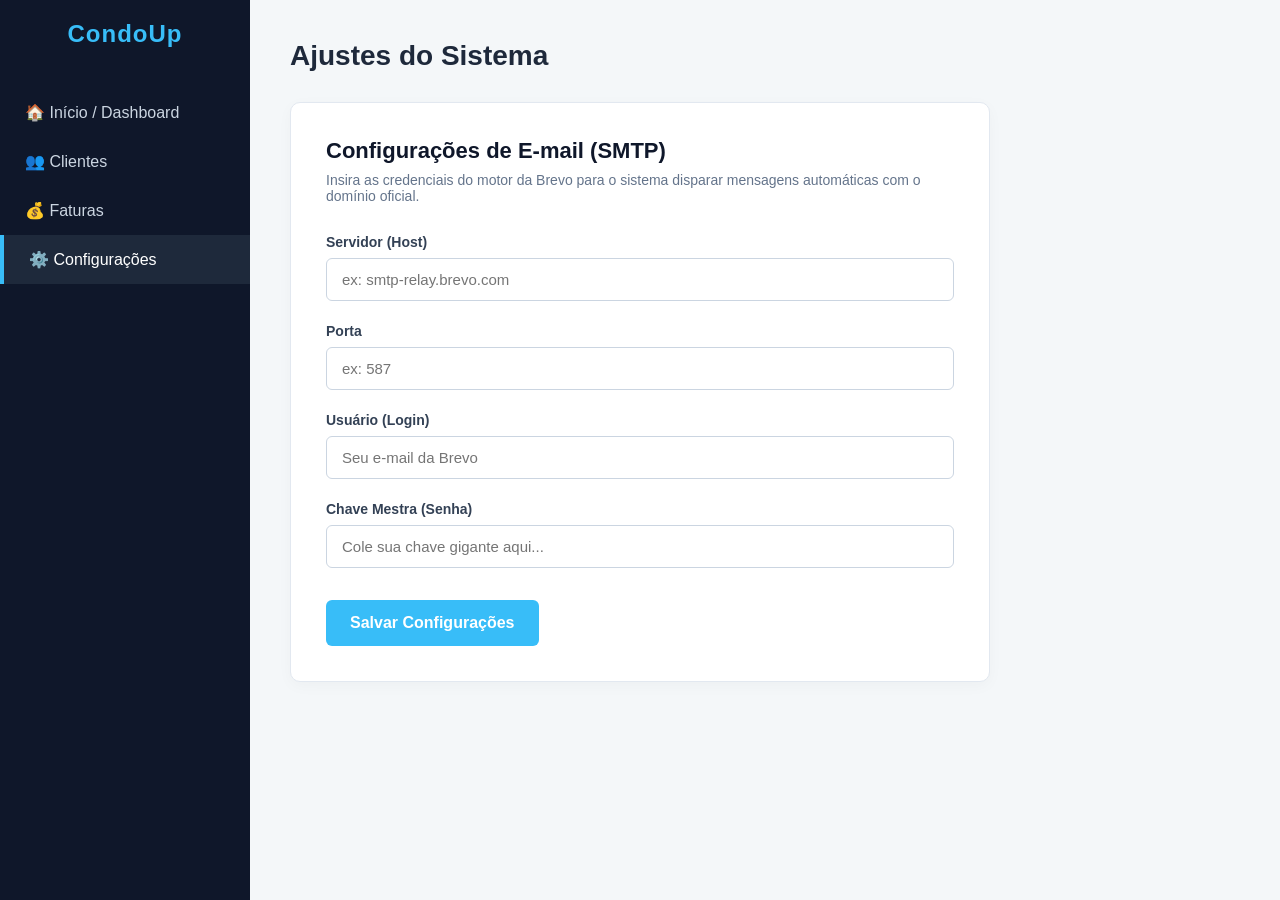
<file: configuracoes.html>
<!DOCTYPE html>
<html lang="pt-BR">
<head>
    <meta charset="UTF-8">
    <meta name="viewport" content="width=device-width, initial-scale=1.0">
    <title>Configurações - CondoUp</title>
    <style>
        /* Reset básico e tipografia */
        * {
            margin: 0;
            padding: 0;
            box-sizing: border-box;
            font-family: 'Segoe UI', Roboto, Helvetica, Arial, sans-serif;
        }

        body {
            display: flex;
            height: 100vh;
            background-color: #f4f7f9; /* Fundo cinza bem claro */
        }

        /* Menu Lateral (Sidebar) */
        .sidebar {
            width: 250px;
            background-color: #0F172A; /* Cor escura premium */
            color: #fff;
            display: flex;
            flex-direction: column;
            padding-top: 20px;
        }

        .sidebar-logo {
            font-size: 24px;
            font-weight: bold;
            text-align: center;
            margin-bottom: 40px;
            letter-spacing: 1px;
            color: #38bdf8; /* Azul destaque na logo */
        }

        .sidebar-menu {
            list-style: none;
        }

        .sidebar-menu li a {
            display: block;
            color: #cbd5e1;
            text-decoration: none;
            padding: 15px 25px;
            font-size: 16px;
            transition: 0.3s;
        }

        .sidebar-menu li a:hover, .sidebar-menu li a.ativo {
            background-color: #1E293B;
            color: #fff;
            border-left: 4px solid #38bdf8;
        }

        /* Área Principal */
        .main-content {
            flex: 1;
            padding: 40px;
            overflow-y: auto;
        }

        .header-title {
            font-size: 28px;
            color: #1e293b;
            margin-bottom: 30px;
        }

        /* Caixa de Configurações Branca */
        .config-container {
            background-color: #ffffff;
            padding: 35px;
            border-radius: 10px;
            box-shadow: 0 4px 15px rgba(0, 0, 0, 0.03);
            max-width: 700px;
            border: 1px solid #e2e8f0;
        }

        .config-container h2 {
            color: #0f172a;
            font-size: 22px;
            margin-bottom: 8px;
        }

        .config-container p {
            color: #64748b;
            font-size: 14px;
            margin-bottom: 30px;
        }

        /* Formulário */
        .form-group {
            margin-bottom: 22px;
        }

        .form-group label {
            display: block;
            margin-bottom: 8px;
            font-weight: 600;
            color: #334155;
            font-size: 14px;
        }

        .form-group input {
            width: 100%;
            padding: 12px 15px;
            border: 1px solid #cbd5e1;
            border-radius: 6px;
            font-size: 15px;
            color: #334155;
            transition: all 0.3s ease;
        }

        .form-group input:focus {
            border-color: #38bdf8;
            box-shadow: 0 0 0 3px rgba(56, 189, 248, 0.15);
            outline: none;
        }

        .btn-salvar {
            background-color: #38bdf8;
            color: #ffffff;
            border: none;
            padding: 14px 24px;
            border-radius: 6px;
            cursor: pointer;
            font-size: 16px;
            font-weight: bold;
            transition: background-color 0.3s;
            margin-top: 10px;
        }

        .btn-salvar:hover {
            background-color: #0284c7;
        }
    </style>
</head>
<body>

    <!-- SIDEBAR (MENU LATERAL) -->
    <aside class="sidebar">
        <div class="sidebar-logo">
            CondoUp
        </div>
        <ul class="sidebar-menu">
            <!-- Esse link "Voltar" manda o usuário de volta pro seu painel principal -->
            <li><a href="index.html">🏠 Início / Dashboard</a></li>
            <li><a href="#">👥 Clientes</a></li>
            <li><a href="#">💰 Faturas</a></li>
            <li><a href="#" class="ativo">⚙️ Configurações</a></li>
        </ul>
    </aside>

    <!-- CONTEÚDO PRINCIPAL -->
    <main class="main-content">
        <h1 class="header-title">Ajustes do Sistema</h1>

        <div class="config-container">
            <h2>Configurações de E-mail (SMTP)</h2>
            <p>Insira as credenciais do motor da Brevo para o sistema disparar mensagens automáticas com o domínio oficial.</p>

            <form id="form-smtp">
                <div class="form-group">
                    <label for="smtp-host">Servidor (Host)</label>
                    <input type="text" id="smtp-host" placeholder="ex: smtp-relay.brevo.com" required>
                </div>

                <div class="form-group">
                    <label for="smtp-port">Porta</label>
                    <input type="number" id="smtp-port" placeholder="ex: 587" required>
                </div>

                <div class="form-group">
                    <label for="smtp-user">Usuário (Login)</label>
                    <input type="email" id="smtp-user" placeholder="Seu e-mail da Brevo" required>
                </div>

                <div class="form-group">
                    <label for="smtp-pass">Chave Mestra (Senha)</label>
                    <input type="password" id="smtp-pass" placeholder="Cole sua chave gigante aqui..." required>
                </div>

                <button type="submit" class="btn-salvar">Salvar Configurações</button>
            </form>
        </div>
    </main>

    <!-- JAVASCRIPT DO BOTÃO -->
    <script>
        document.getElementById('form-smtp').addEventListener('submit', function(event) {
            event.preventDefault(); // Evita recarregar a página
            
            // Aqui o sistema captura o que você digitou
            const host = document.getElementById('smtp-host').value;
            const port = document.getElementById('smtp-port').value;
            const user = document.getElementById('smtp-user').value;
            const pass = document.getElementById('smtp-pass').value;

            // Alerta visual de sucesso
            alert("🚀 Sucesso! O motor da Brevo foi conectado ao sistema. A partir de agora, o CondoUp está autorizado a enviar e-mails!");
            
            // Limpa o campo da senha para ninguém ver a chave na tela depois de salva
            document.getElementById('smtp-pass').value = ''; 
        });
    </script>

</body>
</html>
</file>
